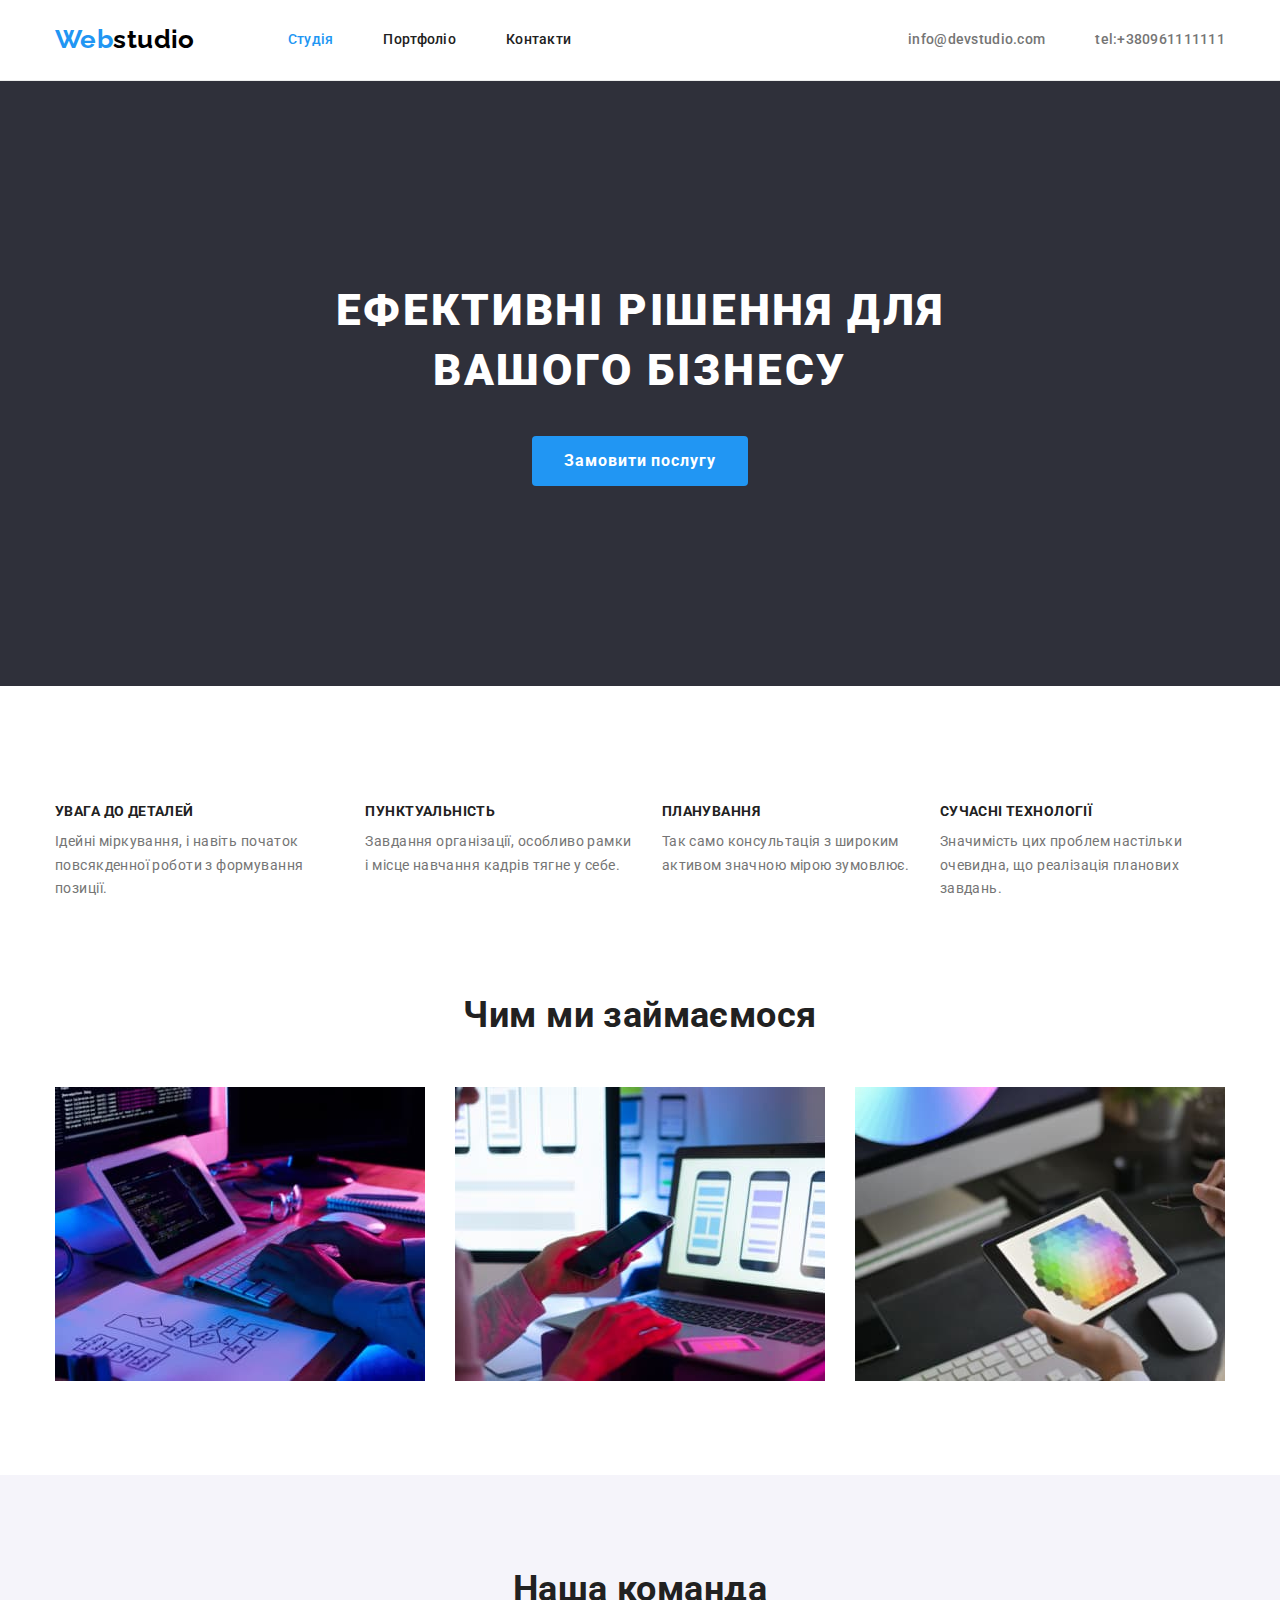
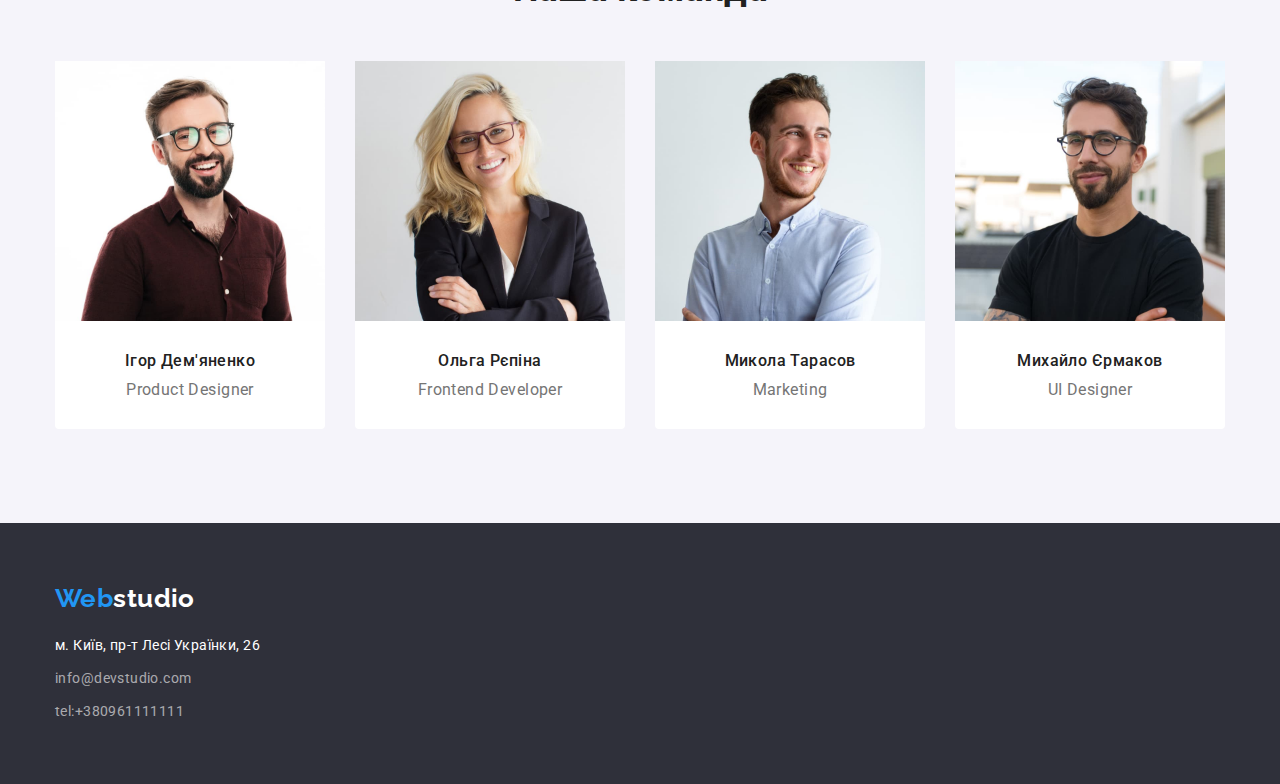
<file: index.html>
<!DOCTYPE html>
<html lang="uk">
<head>
    <meta charset="UTF-8">
    <meta http-equiv="X-UA-Compatible" content="IE=edge">
    <meta name="viewport" content="width=device-width, initial-scale=1.0">
    <title>home work 3</title>
    <link href="https://fonts.googleapis.com/css2?family=Raleway:wght@700&family=Roboto:wght@400;500;700;900&display=swap"
        rel="stylesheet">
        <link rel="https://cdnjs.cloudflare.com/ajax/libs/modern-normalize/1.1.0/modern-normalize.min.css">
        <link rel="stylesheet" href="./css/styles.css">
    </head>
<body>
    <!-- шапка сайту-->
     <header class="header">
        <div class="container container-header">
             <nav class="nav">
        <a href="./portfolio.html" class="logo">Web<span class="word">studio</span></a>
        <ul class="site-nav-list">
            <li class="site-nav-list-item"><a href="" class="link-current">Студія</a></li>
            <li class="site-nav-list-item"><a href="./portfolio.html" class="link">Портфоліо</a></li>
            <li class="site-nav-list-item"><a href="" class="link">Контакти</a></li>
        </ul> 
         </nav>
    <ul class="contacts">
        <li class="contacts-item"><a href="mailto:info@devstudio.com" class="mail">info@devstudio.com</a></li>
        <li class="contacts-item"><a href="tel:+380961111111" class="phone">tel:+380961111111</a></li>
    </ul>
       </div>
      </header> 
      <!--Секція Герой-->
   <main>
    
   <section class="hero">
    <div class="container">
    <h1 class="hero-title">Ефективні рішення для<br/> вашого бізнесу</h1>
        <button type="button" class="button">Замовити послугу</button>
        </div>
      </section>
     
   <section class="our-advantages">
    <div class="container">
        <h2 class="title-invisible">Наші переваги</h2>
        <ul class="our-advantages-list">
             <li class="advantage"><h3 class="title">УВАГА ДО ДЕТАЛЕЙ</h3><p class="text">Ідейні міркування, і навіть початок повсякденної роботи з формування позиції.</p></li>
             <li class="advantage"><h3 class="title">ПУНКТУАЛЬНІСТЬ</h3><p class="text">Завдання організації, особливо рамки і місце навчання кадрів тягне у себе.</p></li>
             <li class="advantage"><h3 class="title">ПЛАНУВАННЯ</h3><p class="text"> Так само консультація з широким активом значною мірою зумовлює.</p></li>
             <li class="advantage"><h3 class="title">СУЧАСНІ ТЕХНОЛОГІЇ</h3><p class="text">Значимість цих проблем настільки очевидна, що реалізація планових завдань.</p></li>
        </ul>
        </div>
      </section>
     
   <section class="what-we-do">
    <div class="container">
    <h2 class="title">Чим ми займаємося</h2>
    <ul class="what-we-do-list">
        <li class="what-we-do-list-card"><img src="./img/box1.jpg" alt="програміст набирає код на планшеті" width="370"></li>
        <li class="what-we-do-list-card"><img src="./img/box2.jpg" alt="програміст працєю з інтерфейсом телефону на компьютере" width="370"></li>
        <li class="what-we-do-list-card"><img src="./img/box3.jpg" alt="програміст обирає колір з палітри кольорів на планшеті" width="370"></li>
    </ul>
    </div>
       </section>
    
   <section class="team">
    <div class="container">
        <h2 class="title">Наша команда</h2>
    <ul class="team-list">
        <li class="team-list-men"><img src="./img/img8.jpg" alt="усміхнений чоловік в окулярах 35 років" width="270">
            <div class="profi-name"><h3 class="title-name">Ігор Дем'яненко</h3>
                 <p class="text">Product Designer</p>
            </div>
        </li>
         <li class="team-list-men">
                <img src="./img/img9.jpg" alt="усміхнена жінка в окулярах" width="270">
            <div class="profi-name">
                <h3 class="title-name">Ольга Рєпіна</h3>
                <p class="text">Frontend Developer</p>
            </div>
        </li>
        <li class="team-list-men">
                <img src="./img/img10.jpg" alt="усміхнений молодик у блакитній сорочці" width="270">
            <div class="profi-name">
                <h3 class="title-name">Микола Тарасов</h3>
                <p class="text">Marketing</p>
             </div>
         </li>
        <li class="team-list-men">
                <img src="./img/img11.jpg" alt="бородатий усміхнений молодик в окулярах" width="270">
            <div class="profi-name">
                <h3 class="title-name">Михайло Єрмаков</h3>
                <p class="text">UI Designer</p>
            </div>
         </li>   
    </ul>
    </div>
    </section>
    </main>
        <!--Footer-->
        <footer class="footer">
            <div class="container container-footer">
                <a href="./portfolio.html" class="logo">Web<span class="word">studio</span></a>
                <address class="adress">
                    <ul class="adress-list">
                        <li class="adress-list-item"><a href="#" class="post">м. Київ, пр-т Лесі Українки, 26</a></li>
                        <li class="adress-list-item"><a href="mailto:info@devstudio.com" class="mail">info@devstudio.com</a>
                        </li>
                        <li class="adress-list-item"><a href="tel:+380961111111" class="phone">tel:+380961111111</a></li>
                    </ul>
                </address>
            </div>
        </footer>
        </body>
        </html>
</file>
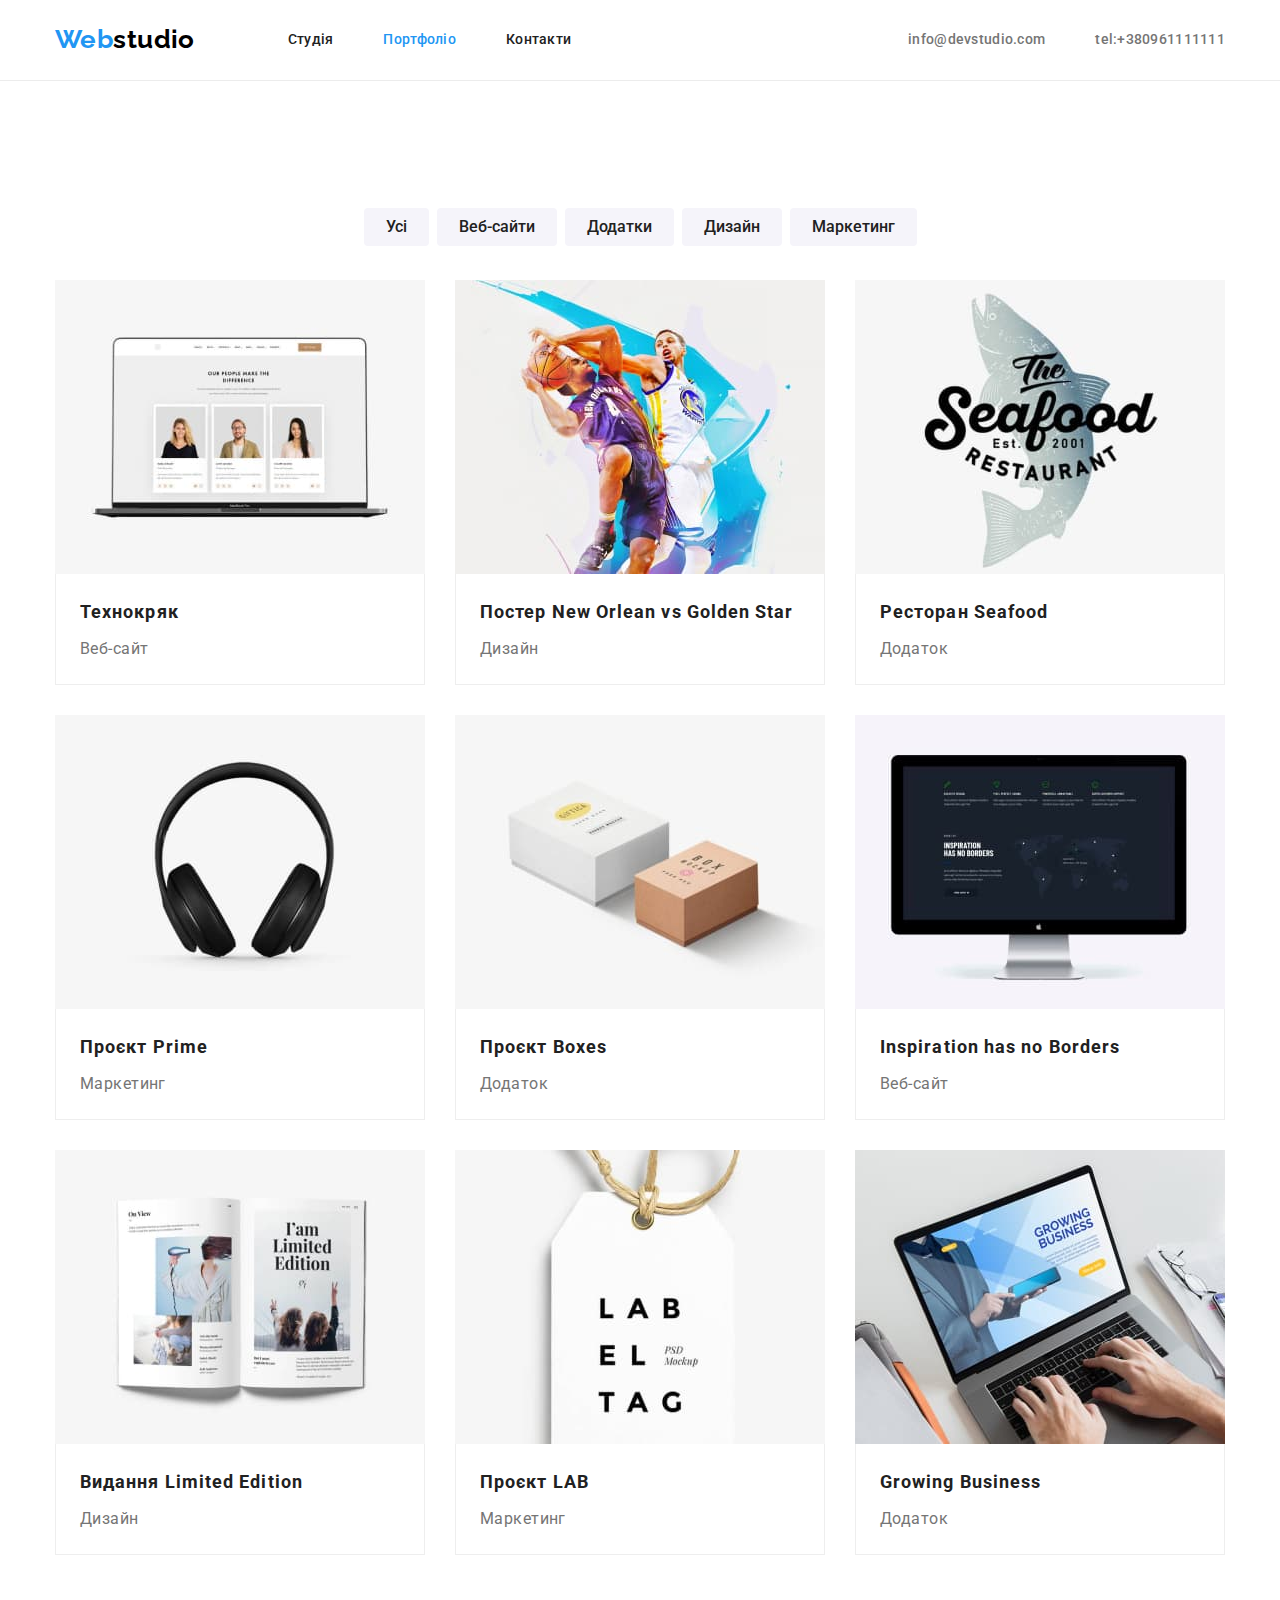
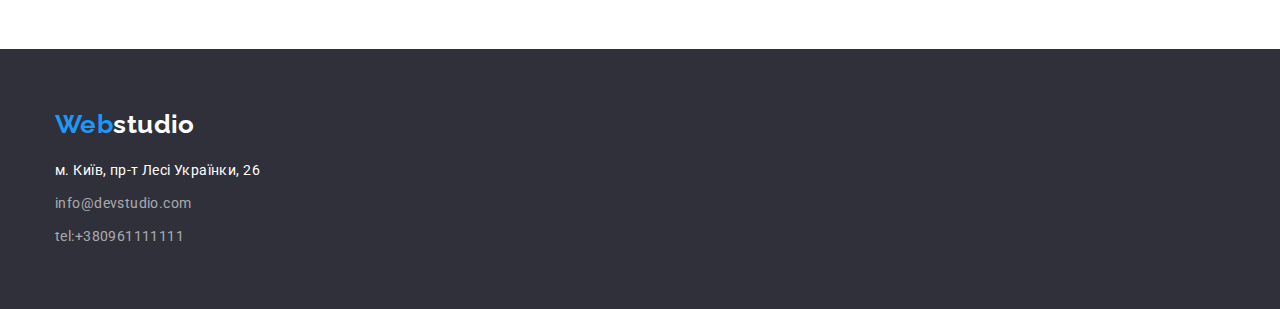
<file: portfolio.html>
<!DOCTYPE html>
<html lang="uk">
<head>
    <meta charset="UTF-8">
    <meta http-equiv="X-UA-Compatible" content="IE=edge">
    <meta name="viewport" content="width=device-width, initial-scale=1.0">
    <title>home work 3</title>
<link href="https://fonts.googleapis.com/css2?family=Raleway:wght@700&family=Roboto:wght@400;500;700;900&display=swap"
    rel="stylesheet">
    <link rel="https://cdnjs.cloudflare.com/ajax/libs/modern-normalize/1.1.0/modern-normalize.min.css">
    <link rel="stylesheet" href="./css/styles.css">
</head>
<body class="page">
    <!-- шапка сайту-->
    <header class="header">
        <div class="container container-header">
            <nav class="nav">
                <a href="./index.html" class="logo">Web<span class="word">studio</span></a>
                <ul class="site-nav-list">
                    <li class="site-nav-list-item"><a href="./index.html" class="link">Студія</a></li>
                    <li class="site-nav-list-item"><a href="" class="link-current">Портфоліо</a></li>
                    <li class="site-nav-list-item"><a href="" class="link">Контакти</a></li>
                 </ul>
            </nav>
                <ul class="contacts">
                    <li class="contacts-item"><a href="mailto:info@devstudio.com" class="mail">info@devstudio.com</a></li>
                     <li class="contacts-item"><a href="tel:+380961111111" class="phone">tel:+380961111111</a></li>
                </ul>
         </div>
     </header>
          <!--Портфоліо-->
      
       <main class="works">
        <section class="portfolio">
            <div class="container">
            <h1 class="title-invisible">Наші напрацювання</h1>
            <ul class="filters">
                <li class="filters-button"><button type="button" class="button">Усі</button></li>
                <li class="filters-button"><button type="button" class="button">Веб-сайти</button></li>
                <li class="filters-button"><button type="button" class="button">Додатки</button></li>
                <li class="filters-button"><button type="button" class="button">Дизайн</button></li>
                <li class="filters-button"><button type="button" class="button">Маркетинг</button></li>
            </ul>
            <ul class="card">
            <li class="item">
                   <a href="#" class="promo"><img src="./img/img22.jpg" alt="Відкрита сторінка веб сайту на ноутбуці" width= "370">
                <div class="card-set">
                    <h2 class="title">Технокряк</h2>
                    <p class="text">Веб-сайт</p>
                </div>
                  </a>
            </li>

            <li class="item"> 
                   <a href="#" class="promo"><img src="./img/img23.jpg" alt="Два баскетболиста з мячем" width="370">
                <div class="card-set"><h2 class="title">Постер New Orlean vs Golden Star</h2>
                   <p class="text">Дизайн</p>
                </div>
                   </a>
            </li>

            <li class="item"><a href="#" class="promo"><img src="./img/img24.jpg" alt="Напис морська їжа на фоні риби" width="370">
                <div class="card-set">
                <h2 class="title">Ресторан Seafood</h2>
                <p class="text">Додаток</p></a>
                </div>
            </li>

            <li class="item">
                <a href="#" class="promo"><img src="./img/img25.jpg" alt="Чорні навушники" width="370">
                <div class="card-set">
                 <h2 class="title" >Проєкт Prime</h2>
                 <p class="text">Маркетинг</p>
                </div>
                </a>
            </li>

            <li class="item">
                <a href="#" class="promo"><img src="./img/img26.jpg" alt="Дві коробки, одна біла, друга рожева" width="370">
                <div class="card-set">
                    <h2 class="title">Проєкт Boxes</h2>
                <p class="text">Додаток</p>
            </div>
            </a>
            </li>

            <li class="item">
                <a href="#" class="promo"><img src="./img/img27.jpg" alt="монітор, на якому відкрито веб-сторінку" width="370">
                <div class="card-set">
                    <h2 class="title">Inspiration has no Borders</h2>
                <p class="text">Веб-сайт</p>
            </div>
            </a>
            </li>

            <li class="item">
               
                <a href="#" class="promo"><img src="./img/img28.jpg" alt="відкритий журнал з фотографіями" width="370">
                <div class="card-set"><h2 class="title">Видання Limited Edition</h2>
                <p class="text">Дизайн</p>
            </div>
            </a>
            </li>

            <li class="item">
                <a href="#" class="promo"><img src="./img/img29.jpg" alt="цінник на мотузці" width="370">
                <div class="card-set">
                <h2 class="title" >Проєкт LAB</h2>
                <p class="text">Маркетинг</p>
                </div>
            </a>
            </li>

            <li class="item">
                <a href="#" class="promo"><img src="./img/img30.jpg" alt="відкритий ноутбук, за яким працює людина" width="370">
                <div class="card-set">
                    <h2 class="title">Growing Business</h2>
                <p class="text">Додаток</p>
            </div>
            </a>
            </li>
            </ul>
        </div>
     </section>         
     </main>
        <!--Footer-->
        <footer class="footer">
            <div class="container container-footer">
                <a href="./index.html" class="logo">Web<span class="word">studio</span></a>
                <address class="adress">
                    <ul class="adress-list">
                        <li class="adress-list-item"><a href="#" class="post">м. Київ, пр-т Лесі Українки, 26</a></li>
                        <li class="adress-list-item"><a href="mailto:info@devstudio.com" class="mail">info@devstudio.com</a>
                        </li>
                        <li class="adress-list-item"><a href="tel:+380961111111" class="phone">tel:+380961111111</a></li>
                    </ul>
                </address>
            </div>
        </footer>
        </body>
        
        </html>
</file>
<file: css/styles.css>
html {
    box-sizing: border-box;
}

*,
*::before,
*::after {
    box-sizing: inherit;
}

:root {
    --brend-color: #FFFFFF;
    --accent-color: #2196F3;
    --brend-text-color: #212121;
}

body {
    margin: 0px;
    background-color: var(--brend-color);
    color: #212121;
    font-family: Roboto, sans-serif;
    font-size: 14px;
    letter-spacing: 0.03em;
    box-sizing: inherit;
    
}

ul {
    list-style: none;
    padding: 0px;
    margin: 0px;
}

 .container {
     display: block; 
     width: 1200px;
     padding-left: 15px;
     padding-right: 15px;
     margin-left: auto;
     margin-right: auto;
     
 }

h1,
h2,
h3,
p {
    margin-top: 0;
    margin-bottom: 0;
}

/* Хедер - Навігація */
        /* логотип */

.container-header {
display: flex;


}

.logo {
    margin-right: 93px;
    padding-top: 24px;
    padding-bottom: 25px;
    color: var(--accent-color);
    font-family: Raleway, sans-serif;
    font-weight: 700;
    font-size: 26px;
    line-height: 1.19;
    text-decoration: none;
}

.nav .word {
        color: #000000;
        font-family: Raleway, sans-serif;
        font-weight: 700;
        font-size: 26px;
        line-height: 1.19;
        text-decoration: none;
}

.header {
    background-color: var(--brend-color); 
    border-bottom: 1px solid #ECECEC;
}

.nav {
display: flex;
}

.site-nav-list {
    display: flex;
}

.site-nav-list a {
    display: block;
    padding-top: 32px;
    padding-bottom: 32px;
   }

.site-nav-list .site-nav-list-item {
  margin-right: 50px;  
}

.site-nav-list .site-nav-list-item:last-child {
margin-right: 0px;
}

.site-nav-list .link {
    font-weight: 500;
    line-height: 1.14;
    letter-spacing: 0.02em;
    color: var(--brend-text-color);
    text-decoration: none;
}

.site-nav-list .link:hover,
.site-nav-list .link:focus {
        font-weight: 500;
        line-height: 1.14;
        letter-spacing: 0.02em;
        color: var(--accent-color);
        text-decoration: none;
}

.site-nav-list .link-current {
    font-weight: 500;
    line-height: 1.14;
    letter-spacing: 0.02em;
    color: var(--accent-color);
    text-decoration: none;
}

/* Хедер - контакти */

.header .contacts a {
        font-style: normal;
        font-weight: 500;
        font-size: 14px;
        line-height: 1.14;
        letter-spacing: 0.02em; 
        color: #757575;
        text-decoration: none;
        }

.header .contacts a:hover, 
.header .contacts a:focus {
    color: var(--accent-color);
}

.contacts {
    display: flex;
    margin-left: auto;
   
}

    /* .contacts .contacts-item {
   тут був колір
       } */

 .contacts .contacts-item + .contacts-item {
margin-left: 50px;
 }

 .contacts a {
     display: flex;
     padding-top: 32px;
     padding-bottom: 32px;
     margin-left: auto;
    }

/* Hero */

.hero {
    padding-top: 200px;
    padding-bottom: 200px;
    text-align: center;
    background-color: #2F303A;
   }

 .hero .hero-title {
        font-weight: 900;
        font-size: 44px;
        line-height: 1.36; 
        text-align: center;
        letter-spacing: 0.06em;
        text-transform: uppercase;
        color: var(--brend-color);
        margin-bottom: 35px;
        
       }

       /* Наші переваги */

        .our-advantages .title {
                font-weight: 700;
                font-size: 14px;
                line-height: 1.14;
                text-transform: uppercase;
                color: var(--brend-text-color);
                margin-bottom: 10px;
                 }

.our-advantages-list {
    display: flex;
    gap: 25px; 
}

.our-advantages-list .advantages {
flex-basis: calc((100% - 90px) / 4);
}

      .our-advantages .text {
            line-height: 1.71;
            color: #757575;
            margin: 0px;
            padding: 0px;
        }

        .our-advantages .title-invisible {
        visibility: hidden;
        }

.our-advantages {
    padding-top: 94px;
    padding-bottom: 94px;
}

 /* Чим ми займаємось */

         .what-we-do {
            padding-bottom: 94px;
           background-color: var(--brend-color);
          }


              .what-we-do .title {
                font-weight: 700;
                font-size: 36px;
                line-height: 1.16;
                color: var(--brend-text-color);
                text-align: center;
                margin-bottom: 50px;
         }

.what-we-do-list {
    display: flex;
}

 .what-we-do-list .what-we-do-list-card {
    margin-right: 30px;
 } 

 .what-we-do-list .what-we-do-list-card:last-child {
     margin-right: 0px;
 }

/* Наша команда */

         .team {
            padding-top: 94px;
            padding-bottom: 94px;
            background-color: #F5F4FA;
         } 
        
         .team .title {
            font-weight: 700;
            font-size: 36px;
            line-height: 1.16;
            color: var(--brend-text-color); 
            margin-bottom: 50px;
            text-align: center;
        }

         .team .title-name {
                font-weight: 500;
                font-size: 16px;
                line-height: 1.19;         
                color: var(--brend-text-color);
                margin-bottom: 10px;
                text-align: center;
               }

.team-list {
    display: flex;
}

img {
    display: block;
    max-width: 100%;
    height: auto;
}

.team-list .team-list-men {
    margin-right: 30px;
}

.team-list .team-list-men:last-child {
    margin-right: 0px;
}

.team .text {
        font-size: 16px;
        line-height: 1.19;
        color: #757575;
        
        text-align: center;
}

.profi-name {
    display: block;
    padding-top: 30px;
    background: var(--brend-color);
    border-radius: 0px 0px 4px 4px;
    padding-bottom: 30px;
    }

/* Button */

.button {
    display: inline-block;
    font-family: inherit; 
    font-weight: 500;
    font-size: 16px;
    line-height: 1.62;
    text-align: center;
    color: var(--brend-text-color);
   background-color: #F5F4FA; 
   cursor: pointer;
    padding: 6px 22px;
  }



.hero .button {
    display: inline-block;
    width: 216px;
    height: 50px;
    font-family: inherit;
    font-weight: 700;
    font-size: 16px;
    line-height: 1.87;
    align-items: center;
    text-align: center;
    letter-spacing: 0.06em;
    color: var(--brend-color);
    background-color: var(--accent-color);
    vertical-align: middle;
    border: none;
    border-radius: 4px;
}

.hero .button:hover,
.hero .button:focus {
    display: inline-block;
    color: var(--brend-color);
    background: #188CE8;
    border-radius: 4px;
    
}

.portfolio .button {
    border: none;
    border-radius: 4px;
}

.portfolio .button:hover,
.portfolio .button:focus {
    display: inline-block;
    font-family: inherit;
    font-weight: 500;
    font-size: 16px;
    line-height: 1.62;
    text-align: center;
    color: var(--brend-color);
    border: none;
    background-color: var(--accent-color);
}

/* Footer */
.footer {
    padding-top: 60px;
    padding-bottom: 60px;
    background-color: #2F303A;
}
 /* логотип */


 .footer .logo {
    display: inline-block;
    margin-right: auto;
    margin-bottom: 20px;
    padding-top: 0px;
    padding-bottom: 0px;
 }

 .footer .word {
    color: var(--brend-color);
    font-family: Raleway, sans-serif;
    font-weight: 700;
    font-size: 26px;
    line-height: 1.19;
    text-decoration: none;              
}

.adress a {
    font-style: normal;
    line-height: 1.71;
    color: rgba(255, 255, 255, 0.6);
    text-decoration: none;
    }

.adress .post {
color: var(--brend-color);
}

.adress a:hover,
.adress a:focus {
        font-style: normal;
        line-height: 1.71;
        letter-spacing: 0.02em;
        color:var(--accent-color);
}

.adress-list {
    display: inline-block;
    }

.adress-list-item  {
    margin-bottom: 9px;
}

.adress-list-item:last-child {
    margin-bottom: 0px;
}



/* ПОРТФОЛІО */

.portfolio {
    padding-top: 94px;
    padding-bottom: 94px;
}

.portfolio .title {
        font-weight: 700;
        font-size: 18px;
        line-height: 2;
        letter-spacing: 0.06em;
        color: var(--brend-text-color);
        margin-bottom: 4px;     
}

.title .text {
    text-decoration: none;
}

.portfolio .title-invisible {
    visibility: hidden;
}

.portfolio .text {
        font-weight: 400;
        font-size: 16px;
        line-height: 1.87;
        color: #757575;
        margin: 0px;
        padding: 0px;
        text-decoration: none;
}

/* Button-filtre */

.filters {
    display: flex;
    justify-content: center;
    margin-bottom: 34px;
   }

.filters .filters-button {
    margin-right: 8px;
}

.filters .filters-button:last-child {
    margin-right: 0;
}
          /* CARDS */

.card-set {
    display: block;
    padding-top: 20px;
    padding-bottom: 20px;
    padding-left: 24px;
    border:1px solid #EEEEEE;
    border-width: 0px 1px 1px 1px;
    }

.card {
    display: flex;
    flex-wrap: wrap;
    justify-content: center;
    gap: 30px;        
 }

 .card .item {
        flex-basis: calc((100% - 60px) / 3);   
}

 .card .item:nth-last-child(-n+3) {
    margin-right: 0px;
 }

.item .promo {
    text-decoration: none;
}
.item a {
    display: block;
}
</file>
